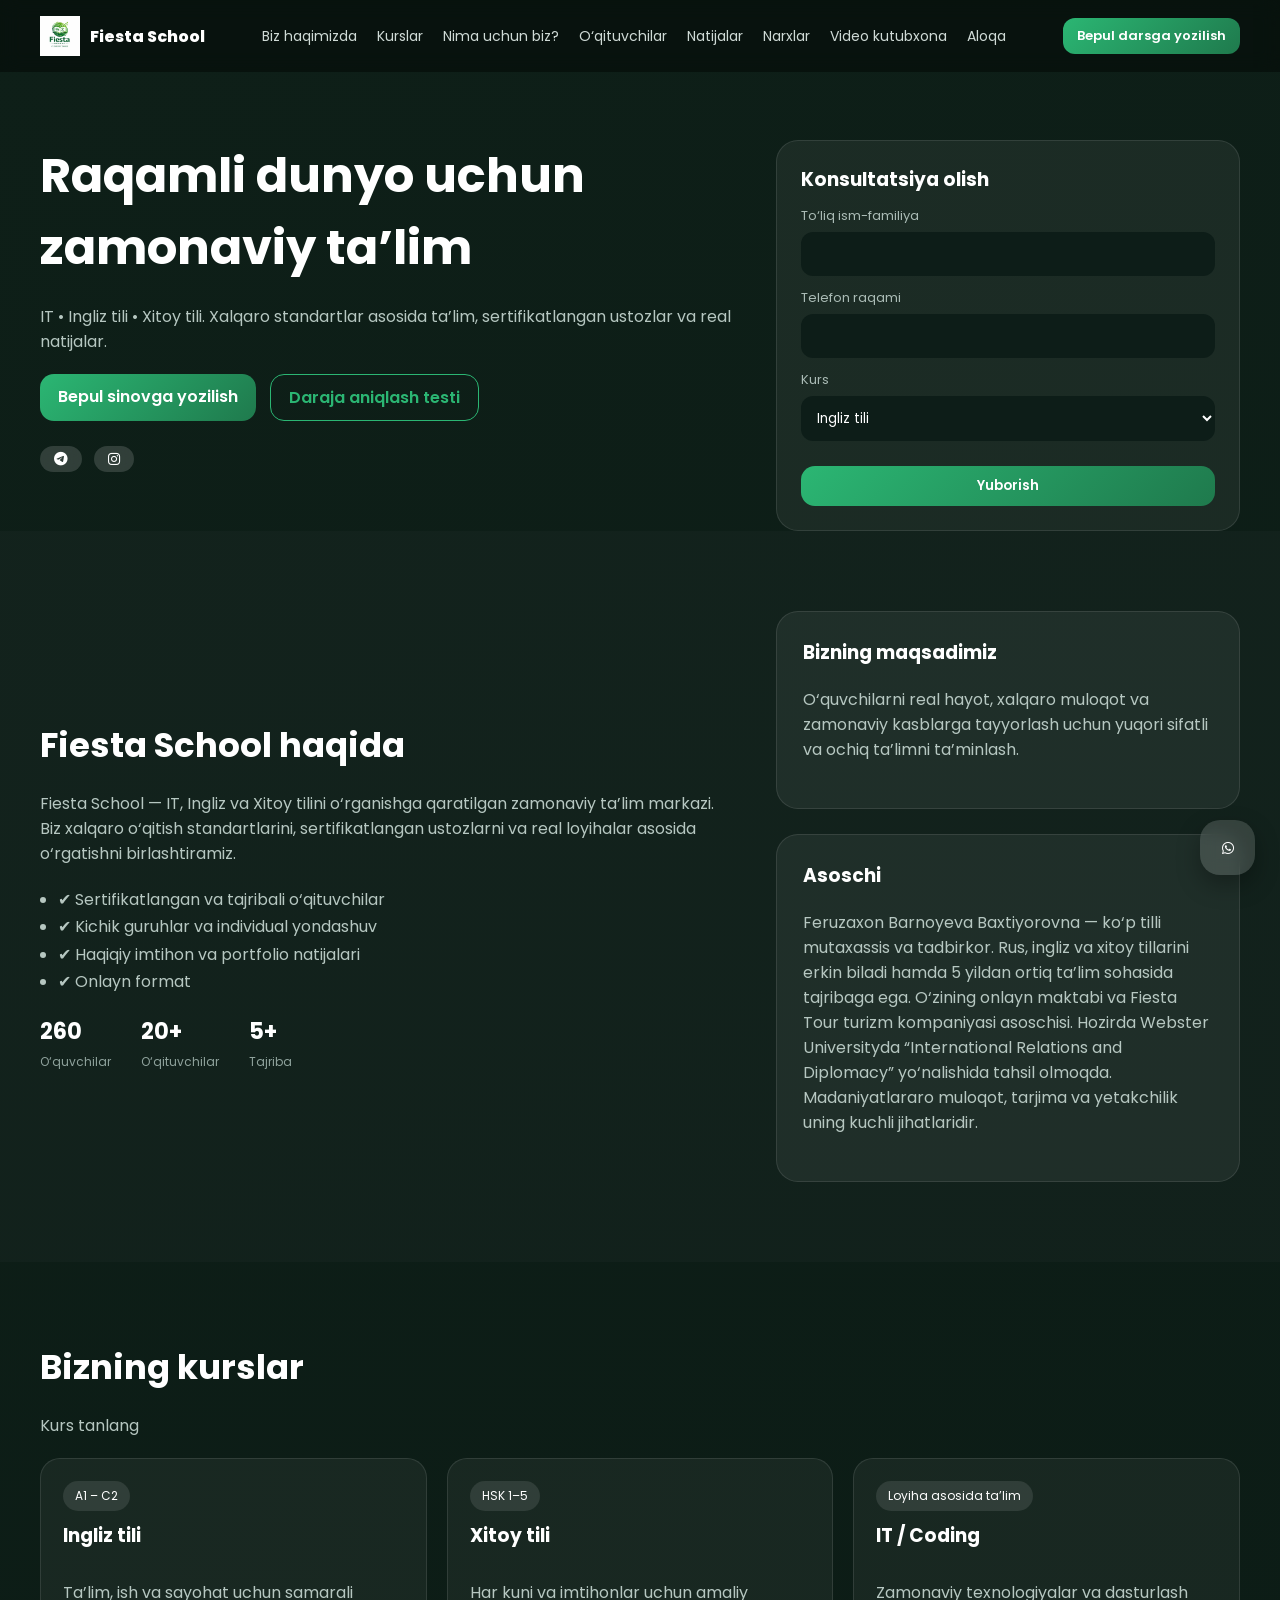
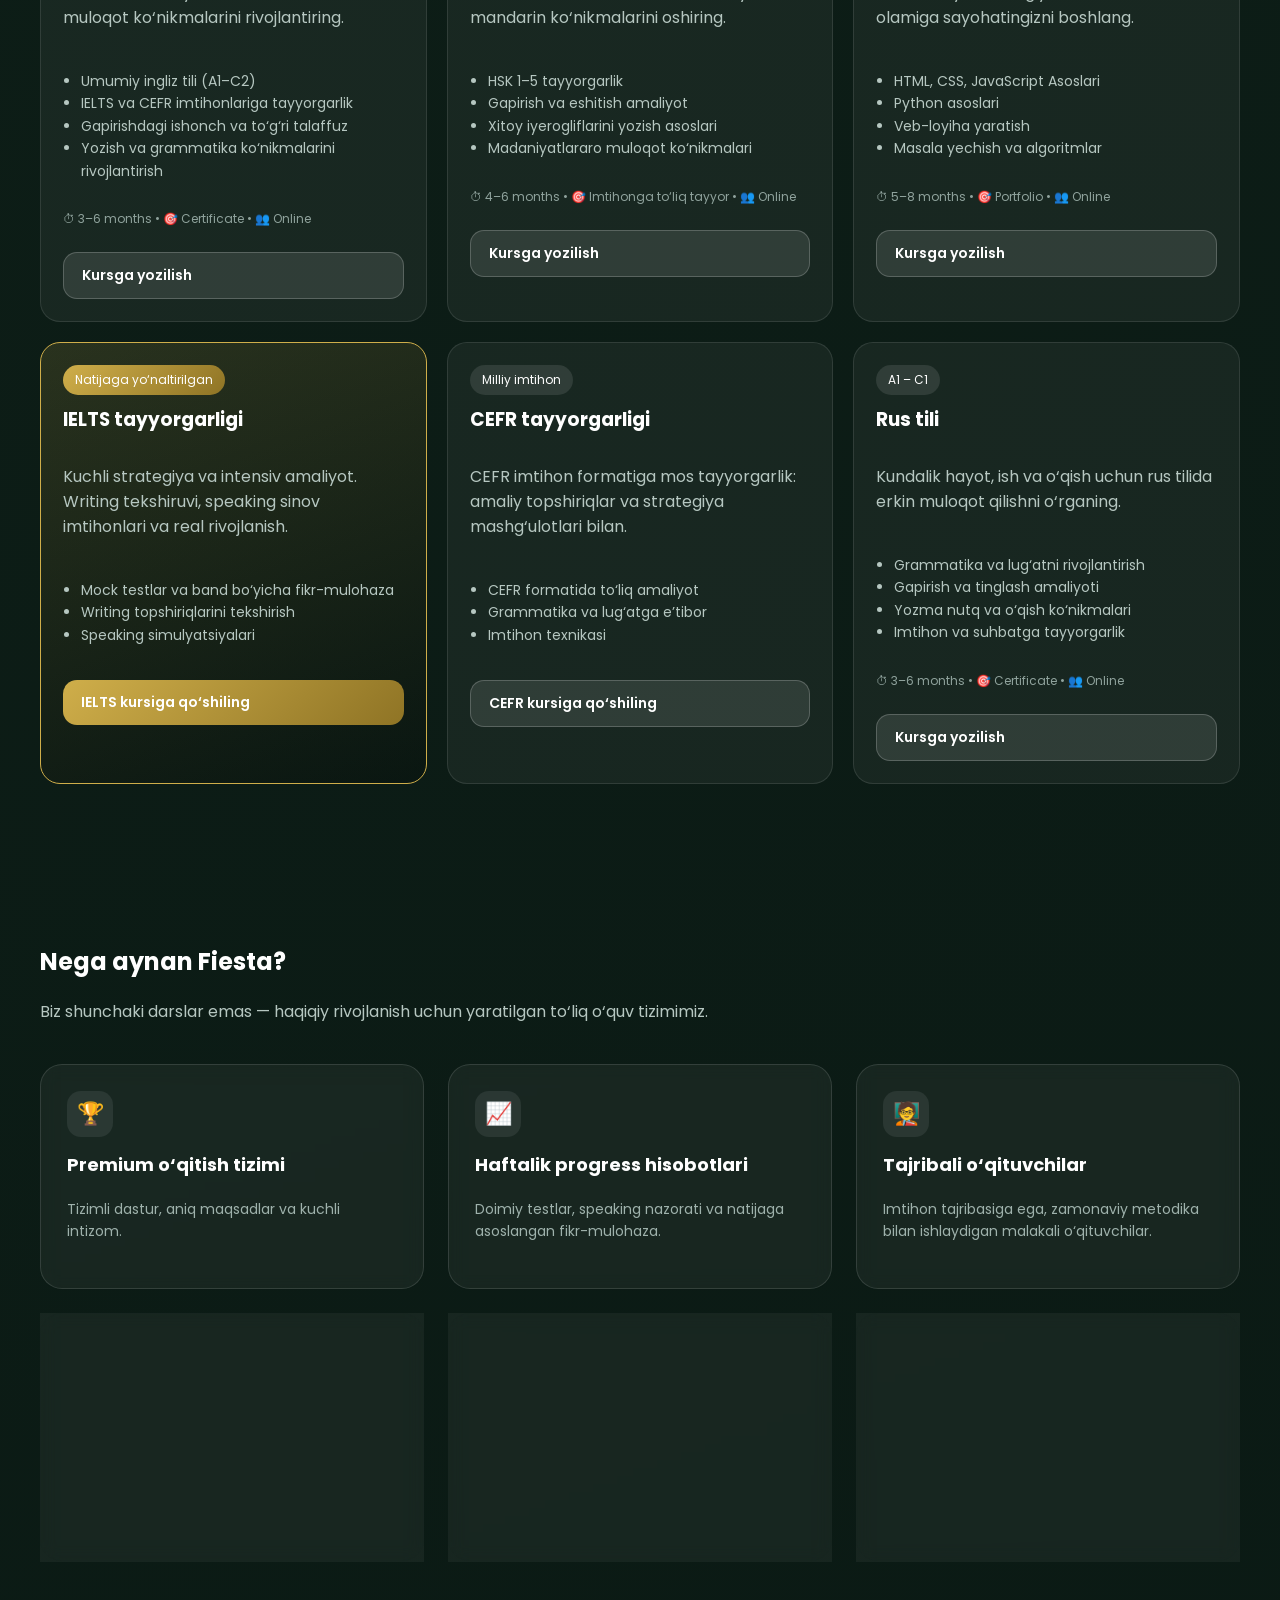
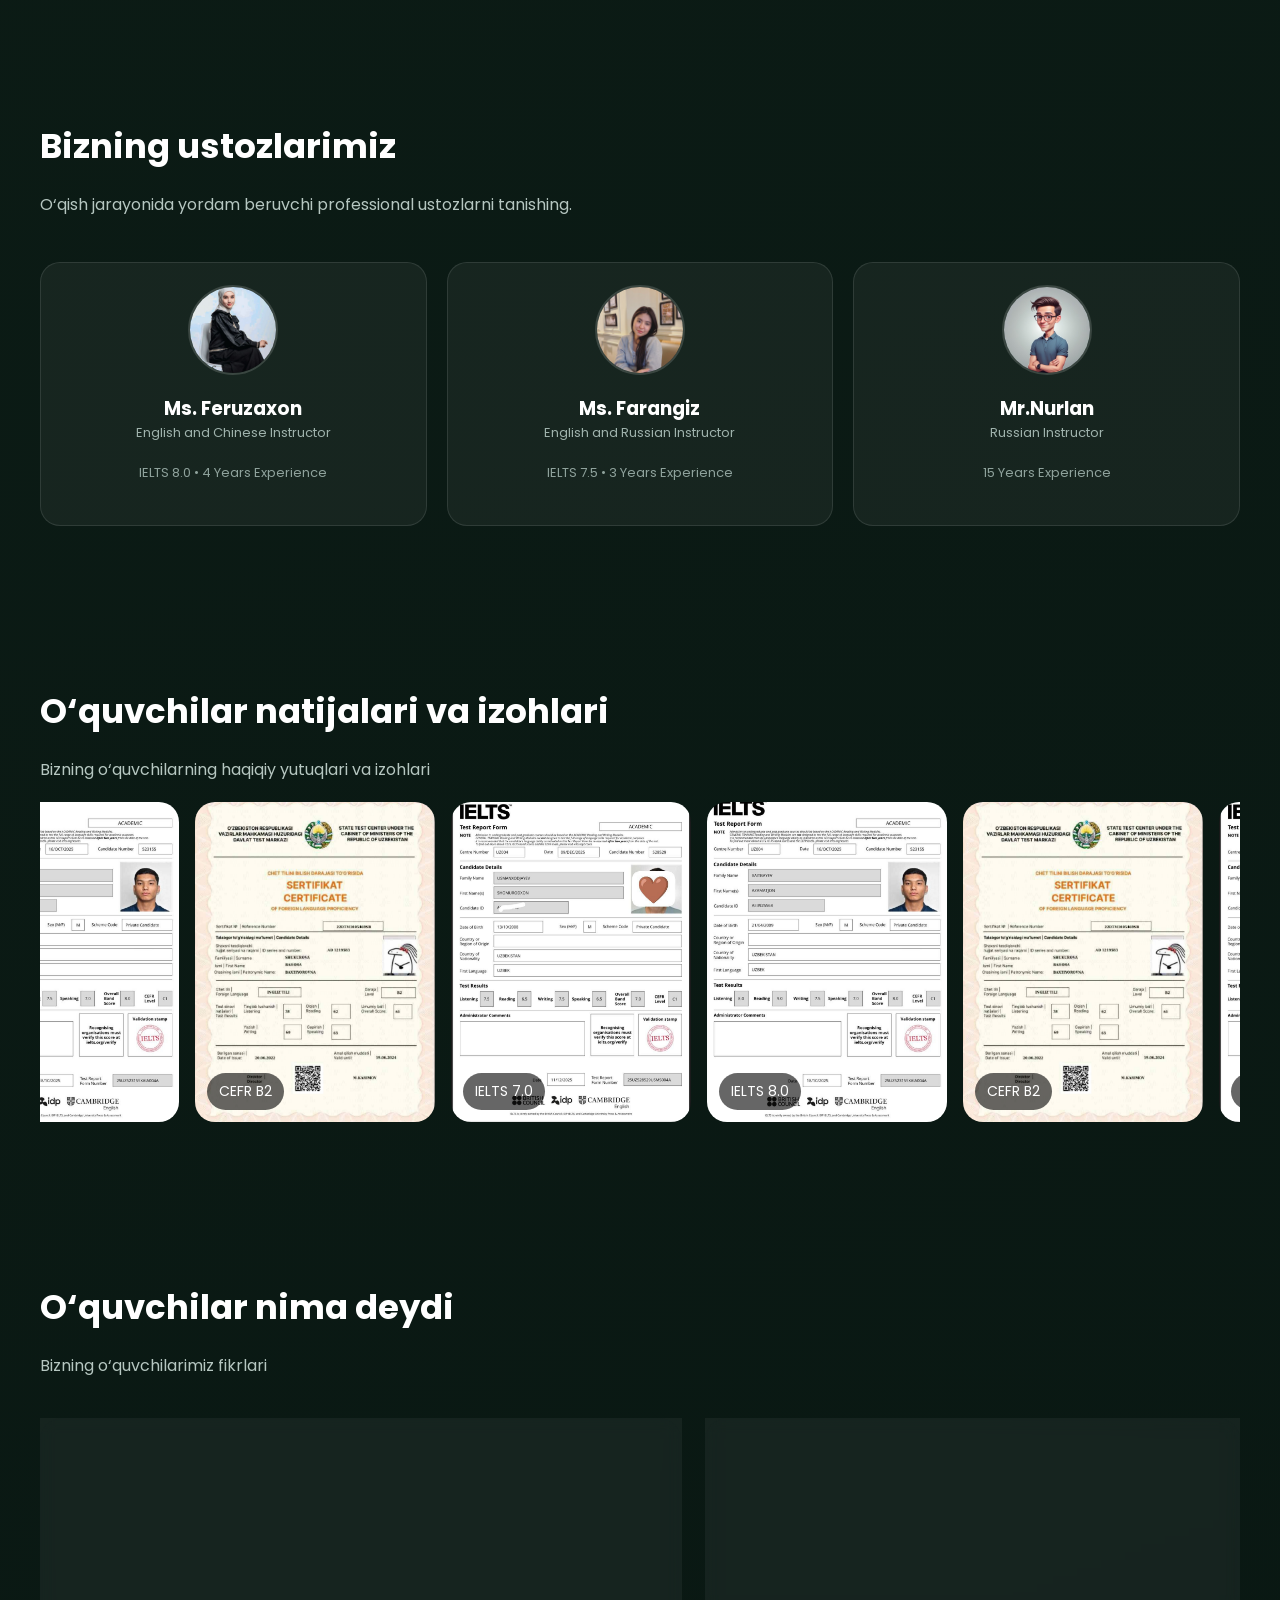
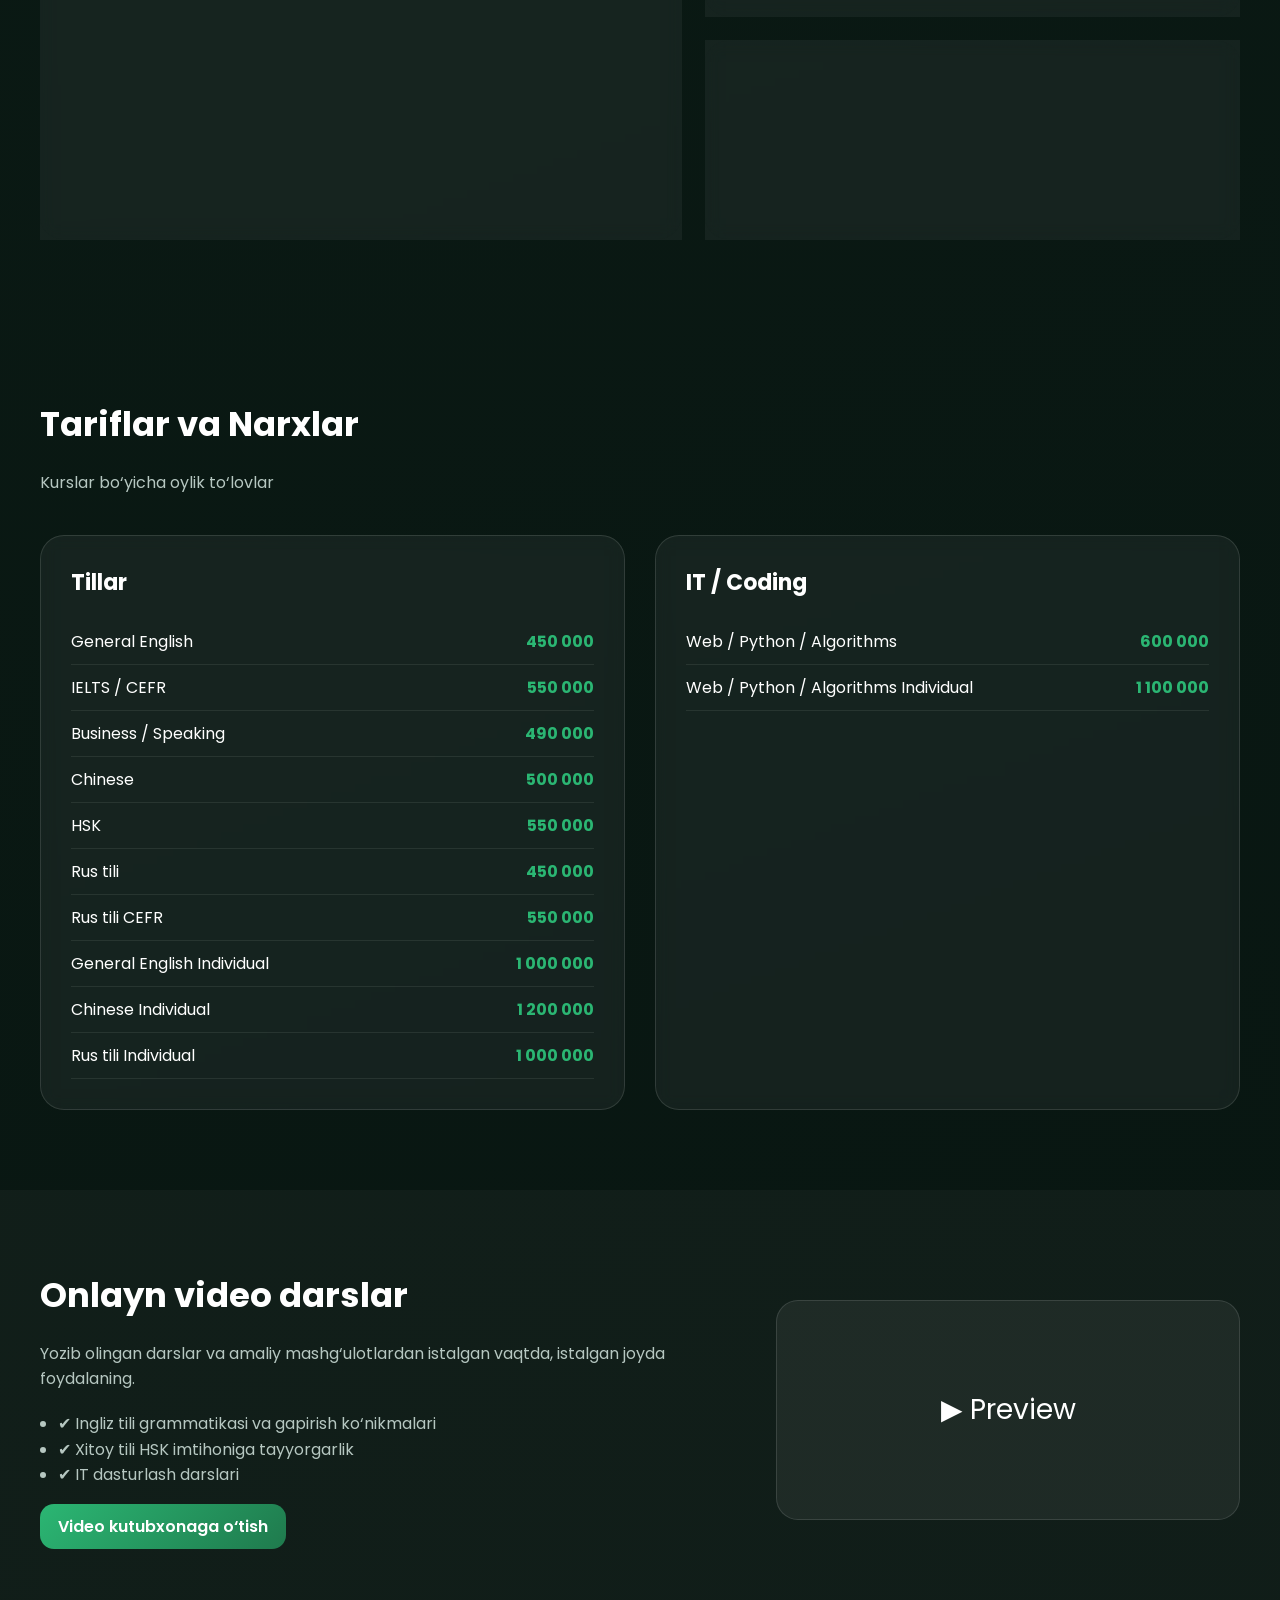
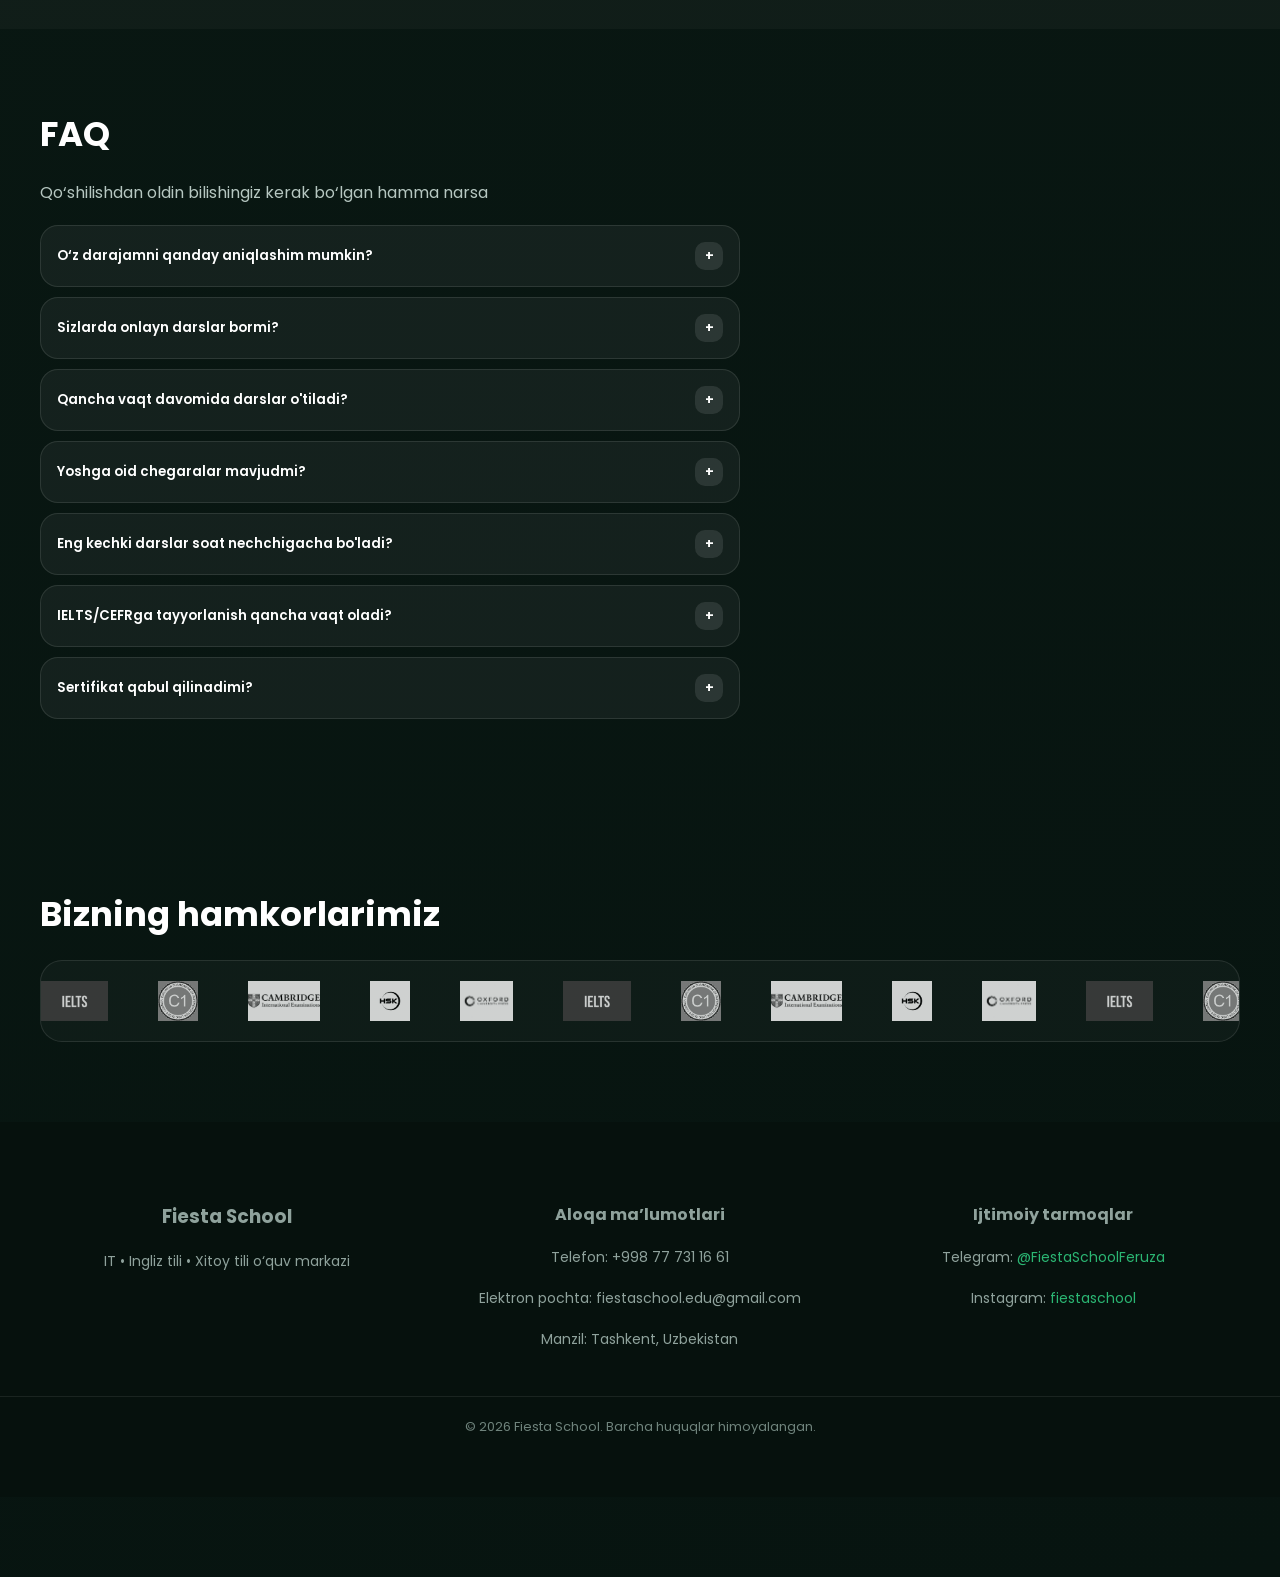
<file: index.html>
<!DOCTYPE html>
<html lang="uz">
<head>
  <meta charset="UTF-8" />
  <meta name="viewport" content="width=device-width, initial-scale=1.0" />
  <title>Fiesta School – IT | English | Chinese</title>

  <link rel="icon" type="image/png" href="logo.png">

  <link rel="preconnect" href="https://fonts.googleapis.com">
  <link rel="preconnect" href="https://fonts.gstatic.com" crossorigin>
  <link href="https://fonts.googleapis.com/css2?family=Poppins:wght@300;400;500;600;700;800;900&display=swap" rel="stylesheet">

<link rel="stylesheet" href="https://cdnjs.cloudflare.com/ajax/libs/font-awesome/6.5.0/css/all.min.css">


  <link rel="stylesheet" href="style.css" />
</head>
<body>


  <nav>
    <div class="container nav-inner">
      <div class="logo">
        <img src="logo.png" alt="Fiesta School Logo" />
        <span>Fiesta School</span>
      </div>

      <div class="nav-links" id="navLinks">
          <a href="#about">Biz haqimizda</a>
  <a href="#courses">Kurslar</a>
  <a href="#why">Nima uchun biz?</a>
  <a href="#teachers">O‘qituvchilar</a>
        <a href = "#results">Natijalar</a>
         <a href="#prices">Narxlar</a>
  <a href="#videos-preview">Video kutubxona</a>
  <a href="#contact">Aloqa</a>
      </div>

      


     <a href="#register" class="btn btn-primary nav-btn">
  Bepul darsga yozilish
</a>

       <div class="burger" onclick="toggleMenu()">☰</div>


    </div>
  </nav>

  <div class="hero" id="register">
    <div class="container hero-grid">
      <div>
        <h1>Raqamli dunyo uchun zamonaviy ta’lim</h1>
        <p>
        IT • Ingliz tili • Xitoy tili. Xalqaro standartlar asosida ta’lim, sertifikatlangan ustozlar va real natijalar.
        </p>

        <div class="hero-buttons">
          <a href="#register" class="btn btn-primary">Bepul sinovga yozilish</a>
         <a href="https://forms.gle/vYYk2Dc84HJWhcmBA"
   target="_blank"
   class="btn btn-outline">
   Daraja aniqlash testi
</a>

        </div>
<br>
        <div class="hero-socials">
  <a href="https://t.me/yourusername" target="_blank">
    <i class="fa-brands fa-telegram"></i>
  </a>

  <a href="https://instagram.com/yourusername" target="_blank">
    <i class="fa-brands fa-instagram"></i>
  </a>
<a href="https://wa.me/998946822346" class="wa-float" target="_blank">
  <i class="fa-brands fa-whatsapp"></i>
</a>


</div>



      </div>

      


      <div class="hero-card">
        <h3>Konsultatsiya olish</h3>
        <form id="leadForm">
  <label>
    To‘liq ism-familiya
    <input type="text" name="name" required />
  </label>

  <label>
    Telefon raqami
    <input type="tel" name="phone" required />
  </label>

  <label>
    Kurs
    <select name="course">
      <option>Ingliz tili</option>
      <option>Xitoy tili</option>
      <option>IT</option>
    </select>
  </label>

  <br>

  <button class="btn btn-primary btn-full" type="submit">Yuborish</button>
</form>

      </div>
    </div>

  </section>


<section id="about" class="about">
  <div class="container about-grid">

    <div class="about-text">
      <h2 class="section-title">Fiesta School haqida</h2>
      <p class="muted">
        Fiesta School — IT, Ingliz va Xitoy tilini o‘rganishga qaratilgan zamonaviy ta’lim markazi.
        Biz xalqaro o‘qitish standartlarini, sertifikatlangan ustozlarni va real loyihalar asosida o‘rgatishni birlashtiramiz.
      </p>

      <ul class="about-points">
        <li>✔ Sertifikatlangan va tajribali o‘qituvchilar</li>
        <li>✔ Kichik guruhlar va individual yondashuv</li>
        <li>✔ Haqiqiy imtihon va portfolio natijalari</li>
        <li>✔ Onlayn format</li>
      </ul>

      <div class="about-stats">
        <div>
           <strong class="counter" data-target="500">0</strong>
          <span>O‘quvchilar</span>
        </div>
        <div>
          <strong class="counter" data-target="20">0</strong>
          <span>O‘qituvchilar</span>
        </div>
        <div>
          <strong class="counter" data-target="5">0</strong>
          <span>Tajriba</span>
        </div>
      </div>
    </div>

   <div class="about-cards">

  <div class="about-card">
    <h3>Bizning maqsadimiz</h3>
    <p>
     O‘quvchilarni real hayot, xalqaro muloqot va zamonaviy kasblarga tayyorlash uchun yuqori sifatli va ochiq ta’limni ta’minlash.
    </p>
  </div>
<br>
  <div class="about-card">
    <h3>Asoschi</h3>
    <p>
Feruzaxon Barnoyeva Baxtiyorovna — ko‘p tilli mutaxassis va tadbirkor. Rus, ingliz va xitoy tillarini erkin biladi hamda 5 yildan ortiq ta’lim sohasida tajribaga ega. O‘zining onlayn maktabi va Fiesta Tour turizm kompaniyasi asoschisi. Hozirda Webster Universityda “International Relations and Diplomacy” yo‘nalishida tahsil olmoqda. Madaniyatlararo muloqot, tarjima va yetakchilik uning kuchli jihatlaridir.
      </p>
  </div>

</div>


  </div>
</section>


 
<section id="courses">
  <div class="container">
    <h2 class="section-title">Bizning kurslar</h2>
    <p class="muted">Kurs tanlang</p>

    <div class="grid-3">

     
      <div class="card course">
        <span class="pill">A1 – C2</span>
        <h3>Ingliz tili</h3>
        <p>Ta’lim, ish va sayohat uchun samarali muloqot ko‘nikmalarini rivojlantiring.</p>

        <ul class="course-list">
          <li>Umumiy ingliz tili (A1–C2)</li>
          <li>IELTS va CEFR imtihonlariga tayyorgarlik</li>
          <li>Gapirishdagi ishonch va to‘g‘ri talaffuz</li>
          <li>Yozish va grammatika ko‘nikmalarini rivojlantirish</li>
        </ul>

        <small class="meta">
          ⏱ 3–6 months • 🎯 Certificate • 👥 Online 
        </small>
        <a href="#register" class="course-btn">Kursga yozilish</a>
      </div>

      <div class="card course">
        <span class="pill">HSK 1–5</span>
        <h3>Xitoy tili</h3>
        <p>Har kuni va imtihonlar uchun amaliy mandarin ko‘nikmalarini oshiring.</p>

        <ul class="course-list">
          <li>HSK 1–5 tayyorgarlik</li>
          <li>Gapirish va eshitish amaliyot</li>
          <li>Xitoy iyerogliflarini yozish asoslari</li>
          <li>Madaniyatlararo muloqot ko‘nikmalari</li>
        </ul>

        <small class="meta">
          ⏱ 4–6 months • 🎯 Imtihonga to‘liq tayyor • 👥 Online 
        </small>
        <a href="#register" class="course-btn">Kursga yozilish</a>

      </div>

  
      <div class="card course">
        <span class="pill">Loyiha asosida ta’lim</span>
        <h3>IT / Coding</h3>
        <p>Zamonaviy texnologiyalar va dasturlash olamiga sayohatingizni boshlang.</p>

        <ul class="course-list">
          <li>HTML, CSS, JavaScript Asoslari</li>
          <li>Python asoslari</li>
          <li>Veb-loyiha yaratish</li>
          <li>Masala yechish va algoritmlar</li>
        </ul>

        <small class="meta">
          ⏱ 5–8 months • 🎯 Portfolio • 👥 Online
        </small>
        <a href="#register" class="course-btn">Kursga yozilish</a>

      </div>

     
<div class="card course gold-card">
  <span class="pill gold-pill">Natijaga yo‘naltirilgan</span>
  <h3>IELTS tayyorgarligi</h3>
  <p>Kuchli strategiya va intensiv amaliyot. Writing tekshiruvi, speaking sinov imtihonlari va real rivojlanish.</p>

  <ul class="course-list">
    <li>Mock testlar va band bo‘yicha fikr-mulohaza</li>
    <li>Writing topshiriqlarini tekshirish</li>
    <li>Speaking simulyatsiyalari</li>
  </ul>

  <a href="#register" class="course-btn gold">IELTS kursiga qo‘shiling</a>
</div>


<div class="card course">
  <span class="pill">Milliy imtihon</span>
  <h3>CEFR tayyorgarligi</h3>
  <p>CEFR imtihon formatiga mos tayyorgarlik: amaliy topshiriqlar va strategiya mashg‘ulotlari bilan.</p>

  <ul class="course-list">
    <li>CEFR formatida to‘liq amaliyot</li>
    <li>Grammatika va lug‘atga e’tibor</li>
    <li>Imtihon texnikasi</li>
  </ul>

  <a href="#register" class="course-btn">CEFR kursiga qo‘shiling</a>
</div>


<div class="card course">
  <span class="pill">A1 – C1</span>
  <h3>Rus tili</h3>
  <p>Kundalik hayot, ish va o‘qish uchun rus tilida erkin muloqot qilishni o‘rganing.</p>

  <ul class="course-list">
    <li>Grammatika va lug‘atni rivojlantirish</li>
    <li>Gapirish va tinglash amaliyoti</li>
    <li>Yozma nutq va o‘qish ko‘nikmalari</li>
    <li>Imtihon va suhbatga tayyorgarlik</li>
  </ul>

  <small class="meta">
    ⏱ 3–6 months • 🎯 Certificate • 👥 Online
  </small>

  <a href="#register" class="course-btn">Kursga yozilish</a>
</div>



    </div>
  </div>
</section>


 <section class="section" id="why">
    <div class="container">
      <div class="section-head reveal">
        <h2>Nega aynan Fiesta?</h2>
        <p>
         Biz shunchaki darslar emas — haqiqiy rivojlanish uchun yaratilgan to‘liq o‘quv tizimimiz.
        </p>
      </div>

      <div class="features-grid">
        <div class="feature-card reveal">
          <div class="feature-icon">🏆</div>
          <h3>Premium o‘qitish tizimi</h3>
          <p>Tizimli dastur, aniq maqsadlar va kuchli intizom.</p>
        </div>

        <div class="feature-card reveal">
          <div class="feature-icon">📈</div>
          <h3>Haftalik progress hisobotlari</h3>
          <p>Doimiy testlar, speaking nazorati va natijaga asoslangan fikr-mulohaza.</p>
        </div>

        <div class="feature-card reveal">
          <div class="feature-icon">🧑‍🏫</div>
          <h3>Tajribali o‘qituvchilar</h3>
          <p>Imtihon tajribasiga ega, zamonaviy metodika bilan ishlaydigan malakali o‘qituvchilar.</p>
        </div>

        <div class="feature-card reveal">
          <div class="feature-icon">🧩</div>
          <h3>Shaxsiylashtirilgan darajalar</h3>
          <p>Daraja testi → sizga mos guruh darajasi → tezroq rivojlanish.</p>
        </div>

        <div class="feature-card reveal">
          <div class="feature-icon">🌍</div>
          <h3>Оnline variantlar</h3>
          <p>Zamonaviy talab va qulayliklarni inobatga olgan holda, biz asosan onlayn ta’lim formatini taklif qilamiz.</p>
        </div>

        <div class="feature-card reveal">
          <div class="feature-icon">💬</div>
          <h3>Speaking klublar</h3>
          <p>Ishonch va ravonlikni oshirish uchun qo‘shimcha amaliy mashg‘ulotlar.</p>
        </div>
      </div>
    </div>
  </section>

  
<section id="teachers">
  <div class="container">
    <h2 class="section-title">Bizning ustozlarimiz</h2>
    <p class="muted">O‘qish jarayonida yordam beruvchi professional ustozlarni tanishing.</p>
<br>
    <div class="grid-3">

      <div class="card teacher">
        <img src="teacher/feruza.jpg" alt="Teacher" />
        <h3>Ms. Feruzaxon</h3>
        <span>English and Chinese Instructor</span>
        <p>IELTS 8.0 • 4 Years Experience</p>
      </div>

      <div class="card teacher">
        <img src="teacher/farangiz.jpg" alt="Teacher" />
        <h3>Ms. Farangiz</h3>
        <span> English and Russian Instructor</span>
        <p>IELTS 7.5 • 3 Years Experience</p>
      </div>

      <div class="card teacher">
        <img src="teacher/nurlan.jpg" alt="Teacher" />
        <h3>Mr.Nurlan</h3>
        <span>Russian Instructor</span>
        <p> 15 Years Experience</p>
      </div>


   



    </div>
  </div>
</section>


<section id="results">
  <div class="container">
    <h2 class="section-title">O‘quvchilar natijalari va izohlari</h2>
    <p class="muted">Bizning o‘quvchilarning haqiqiy yutuqlari va izohlari</p>

    <div class="results-slider">
      <div class="slides" id="slidesTrack">

        <div class="result-card">
          <img src="results/1.jpg" alt="">
          <div class="score">IELTS 8.0</div>
        </div>

        <div class="result-card">
          <img src="results/2.jpg" alt="">
          <div class="score">CEFR B2</div>
        </div>

        <div class="result-card">
          <img src="results/3.jpg" alt="">
          <div class="score">IELTS 7.0</div>
        </div>

       


         <div class="result-card">
          <img src="results/1.jpg" alt="">
          <div class="score">IELTS 8.0</div>
        </div>

        <div class="result-card">
          <img src="results/2.jpg" alt="">
          <div class="score">CEFR B2</div>
        </div>

        <div class="result-card">
          <img src="results/3.jpg" alt="">
          <div class="score">IELTS 7.0</div>
        </div>





      </div>
    </div>

  </div>
</section>


<section id="feedback">
  <div class="container">
    <h2 class="section-title">O‘quvchilar nima deydi</h2>
    <p class="muted">Bizning o‘quvchilarimiz fikrlari</p>

    <div class="feedback-grid">

     
      <div class="feedback-card big">
  <p>
    “Fiesta menga speaking va writingni yaxshilashga yordam berdi.
    Fikr-mulohaza tizimi juda kuchli. Nihoyat maqsad ballimga erishdim!”
  </p>

  <div class="feedback-user">
    <div class="avatar">A</div>
    <div>
      <strong>O‘quvchi fikri</strong>
      <span>IELTS tayyorgarligi</span>
    </div>
  </div>
  <br>
  <br>
  <br>
  <p>
“Darslar juda qiziqarli va tushunarli o‘tadi. 
Har bir mavzu amaliy mashqlar bilan mustahkamlanadi. 
Natijada ingliz tilida gapirishga bo‘lgan ishonchim oshdi va CEFR imtihonidan muvaffaqiyatli o‘tdim.”
</p>


  <div class="feedback-user">
    <div class="avatar">C</div>
    <div>
      <strong>O‘quvchi fikri</strong>
      <span>CEFR tayyorgarligi</span>
    </div>
  </div>
</div>





      <div class="feedback-card">
        <p>
          “O‘qituvchilar juda tushunarli qilib tushuntirishadi,
          darslar tartibli va biz doim speaking mashq qilamiz.”
        </p>
        <div class="stars">★★★★★</div>
        <small>Tasdiqlangan fikr-mulohaza</small>
      </div>

   
      <div class="feedback-card">
        <p>
          “Farzandim online darslarni yoqtiradi
          va men har oy real rivojlanishni ko‘ryapman.”
        </p>
        <div class="stars">★★★★★</div>
        <small>Ota-ona fikri</small>
      </div>

    </div>
  </div>
</section>



<section id="prices">
  <div class="container">
    <h2 class="section-title">Tariflar va Narxlar</h2>
    <p class="muted">Kurslar bo‘yicha oylik to‘lovlar</p>

    <div class="prices-grid">

     
      <div class="price-card">
        <h3>Tillar</h3>

        <div class="price-item">
          <span>General English</span>
          <strong>450 000</strong>
        </div>

        <div class="price-item">
          <span>IELTS / CEFR</span>
          <strong>550 000</strong>
        </div>

        <div class="price-item">
          <span>Business / Speaking</span>
          <strong>490 000</strong>
        </div>

        <div class="price-item">
          <span>Chinese</span>
          <strong>500 000</strong>
        </div>

        <div class="price-item">
          <span>HSK</span>
          <strong>550 000</strong>
        </div>

        <div class="price-item">
          <span>Rus tili</span>
          <strong>450 000</strong>
        </div>

        <div class="price-item">
          <span>Rus tili CEFR</span>
          <strong>550 000</strong>
        </div>
  
      
        <div class="price-item">
          <span>General English Individual</span>
          <strong>1 000 000</strong>
        </div>
      

       <div class="price-item">
          <span>Chinese Individual</span>
          <strong>1 200 000</strong>
        </div>
 
  
     <div class="price-item">
          <span>Rus tili Individual</span>
          <strong>1 000 000</strong>
        </div>
      </div>
      
      <div class="price-card gold-card">
        <h3>IT / Coding</h3>

        <div class="price-item">
          <span>Web / Python / Algorithms</span>
          <strong>600 000</strong>
        </div>
  

   <div class="price-item">
          <span>Web / Python / Algorithms Individual</span>
          <strong>1 100 000</strong>
        </div>
      </div>


    </div>
  </div>
</section>


<section id="videos-preview" class="alt">
  <div class="container video-preview-grid">

    <div class="video-text">
      <h2 class="section-title">Onlayn video darslar</h2>
      <p class="muted">
       Yozib olingan darslar va amaliy mashg‘ulotlardan istalgan vaqtda, istalgan joyda foydalaning.
      </p>

      <ul class="video-points">
        <li>✔ Ingliz tili grammatikasi va gapirish ko‘nikmalari</li>
        <li>✔ Xitoy tili HSK imtihoniga tayyorgarlik</li>
        <li>✔ IT dasturlash darslari</li>
      </ul>

      <a href="videos.html" class="btn btn-primary">
        Video kutubxonaga o‘tish
      </a>
    </div>

    <div class="video-card">
      <span>▶ Preview</span>
    </div>

  </div>
</section>



<section id="faq">
  <div class="container">
    <h2 class="section-title">FAQ</h2>
    <p class="muted">Qo‘shilishdan oldin bilishingiz kerak bo‘lgan hamma narsa</p>

    <div class="faq-box">

      <button class="faq-item">
        <span>O‘z darajamni qanday aniqlashim mumkin?</span>
        <span class="faq-icon">+</span>
      </button>
      <div class="faq-answer">
        Biz o‘z darajangizni aniqlash uchun bepul joylashtirish testi va konsultatsiya taklif qilamiz.
      </div>

      <button class="faq-item">
        <span>Sizlarda onlayn darslar bormi?</span>
        <span class="faq-icon">+</span>
      </button>
      <div class="faq-answer">
        Ha, biz foydalanuvchingizga qarab onlayn darslarni taklif qilamiz.
      </div>

      <button class="faq-item">
        <span>Qancha vaqt davomida darslar o'tiladi?</span>
        <span class="faq-icon">+</span>
      </button>
      <div class="faq-answer">
        Ko‘pincha darslar daraja va intensivlikka qarab 3–6 oy davom etadi.
      </div>

            <button class="faq-item">
          <span>Yoshga oid chegaralar mavjudmi?</span>
          <span class="faq-icon">+</span>
        </button>
        <div class="faq-answer">
         Yoq. Har qanday yoshdagi o‘quvchilarni qabul qilamiz. Bolalar uchun alohida guruhlar mavjud.
        </div>

         <button class="faq-item">
          <span>Eng kechki darslar soat nechchigacha bo'ladi?</span>
          <span class="faq-icon">+</span>
        </button>
        <div class="faq-answer">
        Eng kechki darslar soat 19:00 da boshlanadi, chunki o‘qituvchilarning ish jadvali va transport masalalari hisobga olingan.
        </div>

          <button class="faq-item">
          <span>IELTS/CEFRga tayyorlanish qancha vaqt oladi?</span>
          <span class="faq-icon">+</span>
        </button>
        <div class="faq-answer">
        Bu sizning hozirgi darajangiz va maqsad ballingizga bog‘liq. Daraja testidan so‘ng siz uchun reja tuzamiz.
        </div>



       
      <button class="faq-item">
        <span>Sertifikat qabul qilinadimi?</span>
        <span class="faq-icon">+</span>
      </button>
      <div class="faq-answer">
        Ha, o‘quvchilar sertifikatlarni va imtihon tayyorgarlik yordamini qabul qiladi.
      </div>

    </div>
  </div>
</section>


<section class="partners">
  <div class="container">
    <h2 class="section-title">Bizning hamkorlarimiz</h2>

    <div class="partners-frame">
      <div class="partners-track">

      
        <img src="logos/ielts.JPG">
        <img src="logos/cefr.JPG">
        <img src="logos/cambridge.JPG">
        <img src="logos/hsk.JPG">
        <img src="logos/oxford.JPG">

        <img src="logos/ielts.JPG">
        <img src="logos/cefr.JPG">
        <img src="logos/cambridge.JPG">
        <img src="logos/hsk.JPG">
         <img src="logos/oxford.JPG">

         <img src="logos/ielts.JPG">
        <img src="logos/cefr.JPG">
        <img src="logos/cambridge.JPG">
        <img src="logos/hsk.JPG">
         <img src="logos/oxford.JPG">

         <img src="logos/ielts.JPG">
        <img src="logos/cefr.JPG">
        <img src="logos/cambridge.JPG">
        <img src="logos/hsk.JPG">
         <img src="logos/oxford.JPG">

      </div>
    </div>

  </div>
</section>




 
  <footer id="contact">
  <div class="container footer-grid">

    <div>
      <h3>Fiesta School</h3>
      <p>IT • Ingliz tili • Xitoy tili o‘quv markazi</p>
    </div>

    <div>
      <h4>Aloqa ma’lumotlari</h4>
      <p>Telefon: +998 77 731 16 61</p>
      <p>Elektron pochta: fiestaschool.edu@gmail.com</p>
      <p>Manzil: Tashkent, Uzbekistan</p>
    </div>

    <div>
      <h4>Ijtimoiy tarmoqlar</h4>
      <p>
        Telegram:
        <a href="https://t.me/FiestaSchoolFeruza" target="_blank">
          @FiestaSchoolFeruza
        </a>
      </p>
      <p>
        Instagram:
        <a href="https://www.instagram.com/fiestaschool?igsh=dnF1NnBtc2wyazI4" target="_blank">
          fiestaschool
        </a>
      </p>
    </div>

  </div>

  <div class="footer-bottom">
    © 2026 Fiesta School. Barcha huquqlar himoyalangan.
  </div>
</footer>

<button id="topBtn">↑</button>

  <script src="script.js"></script>
  <div id="toast" class="toast"></div>

</body>
</html>
</file>
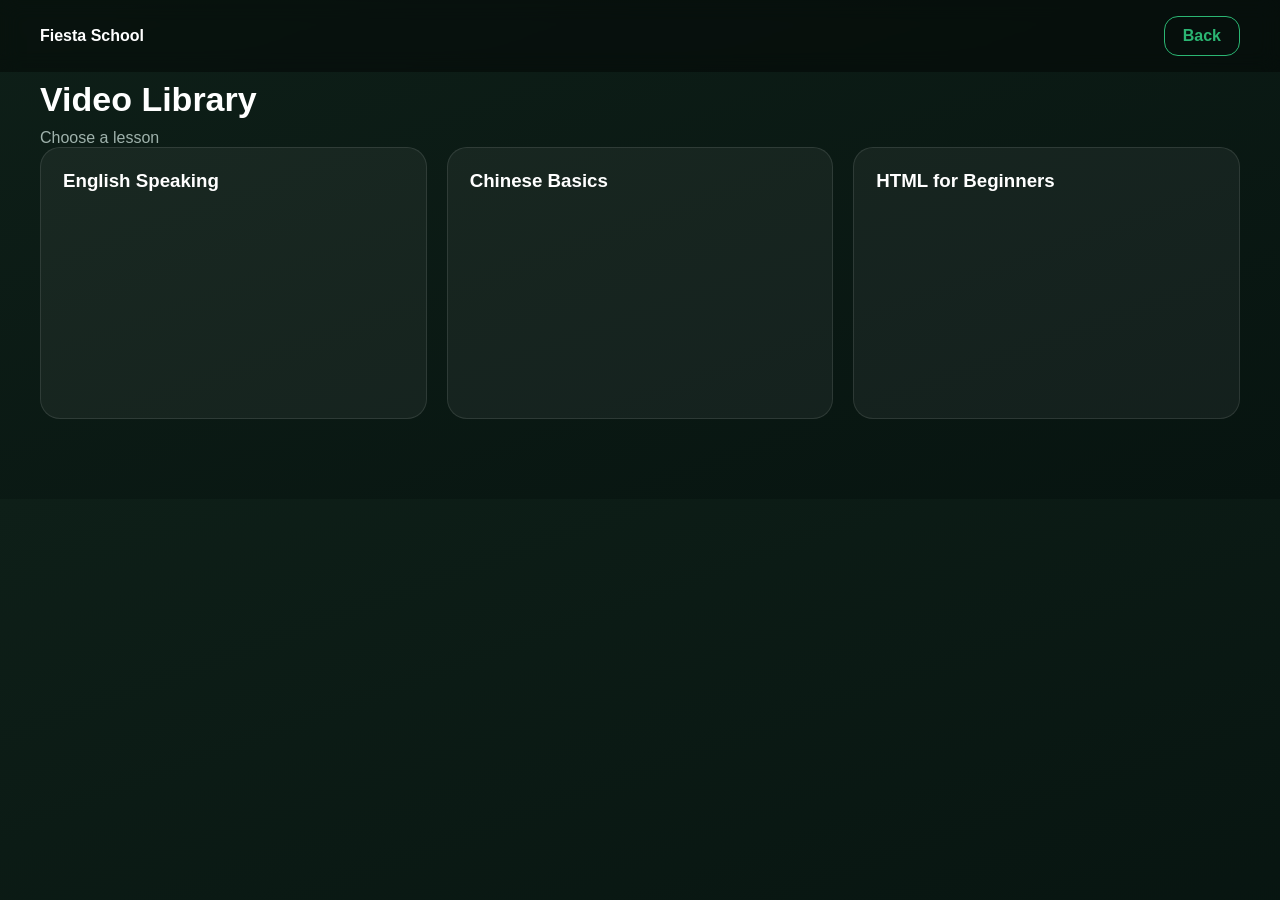
<file: videos.html>
<!DOCTYPE html>
<html lang="en">
<head>
<meta charset="UTF-8">
<title>Fiesta School – Video Lessons</title>
<link rel="stylesheet" href="style.css">
</head>
<body>

<nav>
  <div class="container nav-inner">
    <div class="logo">Fiesta School</div>
    <a href="index.html" class="btn btn-outline">Back</a>
  </div>
</nav>

<section class="section">
  <div class="container">
    <h2 class="section-title">Video Library</h2>
    <p class="muted">Choose a lesson</p>

    <div class="grid-3">

      <div class="card">
        <h3>English Speaking</h3>
        <iframe width="100%" height="200"
          src="https://www.youtube.com/embed/nvVdIJ0las0"
          frameborder="0" allowfullscreen>
        </iframe>
      </div>

      <div class="card">
        <h3>Chinese Basics</h3>
        <iframe width="100%" height="200"
          src="https://www.youtube.com/embed/LrNkgDVrKEw"
          frameborder="0" allowfullscreen>
        </iframe>
      </div>

      <div class="card">
        <h3>HTML for Beginners</h3>
        <iframe width="100%" height="200"
          src="https://www.youtube.com/embed/vY2xUc4TVmY"
          frameborder="0" allowfullscreen>
        </iframe>
      </div>

    </div>
  </div>
</section>

</body>
</html>
</file>
<file: style.css>
*{
  margin:0;
  padding:0;
  box-sizing:border-box;
  font-family:'Poppins',sans-serif;
}
html {
  scroll-behavior: smooth;
}

body{
  background:linear-gradient(160deg,#0e1f18,#071410);
  color:white;
}

.container{
  width:min(1200px,95%);
  margin:auto;
}

nav{
  position:fixed;
  width:100%;
  backdrop-filter:blur(10px);
  background:rgba(0,0,0,.4);
}

.nav-inner{
  display:flex;
  justify-content:space-between;
  align-items:center;
  padding:16px 0;
}

.logo{
  display:flex;
  align-items:center;
  gap:10px;
  font-weight:800;
}

.logo img{width:40px}

.nav-links{
  display:flex;
  gap:20px;
}

.nav-links a{
  color:#cfdad6;
  text-decoration:none;
  font-size:14px;
}

.btn{
  padding:10px 18px;
  border-radius:14px;
  border:none;
  cursor:pointer;
  font-weight:600;

   text-decoration: none;   
  display: inline-block;  
}

.btn-primary{
  background:linear-gradient(135deg,#2bb673,#1f7a4d);
  color:white;
}

.btn-outline{
  background:transparent;
  border:1px solid #2bb673;
  color:#2bb673;

  text-decoration: none;

}

.btn-full{width:100%}

.hero{
  padding-top:140px;
  padding-bottom:80px;
}

.hero-grid{
  display:grid;
  grid-template-columns:1.2fr .8fr;
  gap:40px;
}

.hero h1{
  font-size:48px;
}

.hero p{
  color:#b6c7c1;
  margin:20px 0;
}

.hero-card{
  background:rgba(255,255,255,.06);
  border:1px solid rgba(255,255,255,.1);
  padding:24px;
  border-radius:22px;
}

label{
  display:flex;
  flex-direction:column;
  font-size:13px;
  margin-top:12px;
  color:#aabbb5;
}

input,select{
  margin-top:6px;
  padding:12px;
  border-radius:12px;
  border:none;
  background:#0d1d18;
  color:white;
}

section{
  padding:80px 0;
}

.section-title{
  font-size:34px;
  margin-bottom:10px;
}

.muted{color:#9fb2ac}

.grid-3{
  display:grid;
  grid-template-columns:repeat(3,1fr);
  gap:20px;
}

.card{
  background:rgba(255,255,255,.05);
  padding:22px;
  border-radius:20px;
  border:1px solid rgba(255,255,255,.1);
}

.course{display:flex;flex-direction:column;gap:10px}

.pill{
  background:rgba(255,255,255,.1);
  padding:6px 12px;
  border-radius:999px;
  font-size:12px;
  width:fit-content;
}

.alt{
  background:rgba(255,255,255,.03);
}

footer{
  background:#06110d;
  padding:40px 0;
  text-align:center;
  color:#8fa29c;
}

@media(max-width:900px){
  .hero-grid{grid-template-columns:1fr}
  .grid-3{grid-template-columns:1fr}
}

.course-list{
  margin: 10px 0;
  padding-left: 18px;
  color:#b6c7c1;
  line-height:1.6;
  font-size:14px;
}

.meta{
  margin-top:8px;
  display:block;
  font-size:12px;
  color:#8fa29c;
}

.about{
  background: rgba(255,255,255,.02);
}

.about-grid{
  display:grid;
  grid-template-columns:1.2fr .8fr;
  gap:40px;
  align-items:center;
}

.about-points{
  margin:18px 0;
  padding-left:18px;
  color:#b6c7c1;
  line-height:1.7;
}

.about-stats{
  display:flex;
  gap:30px;
  margin-top:20px;
}

.about-stats strong{
  display:block;
  font-size:22px;
  color:white;
}

.about-stats span{
  font-size:12px;
  color:#8fa29c;
}

.about-card{
  background:rgba(255,255,255,.06);
  border:1px solid rgba(255,255,255,.1);
  padding:26px;
  border-radius:22px;
}

.about-card h3{
  margin-bottom:10px;
}

@media(max-width:900px){
  .about-grid{
    grid-template-columns:1fr;
  }
}

.teacher{
  text-align:center;
}

.teacher img{
  width:90px;
  height:90px;
  border-radius:50%;
  object-fit:cover;
  margin-bottom:12px;
  border:2px solid rgba(255,255,255,.15);
}

.teacher span{
  display:block;
  font-size:13px;
  color:#9fb2ac;
  margin-bottom:6px;
}

.teacher p{
  font-size:13px;
  color:#8fa29c;
}

.results-slider{
  overflow:hidden;
  margin-top:20px;
}


 .slides{
  display:flex;
  gap:16px;
  overflow-x:auto;
  scroll-behavior:smooth;

  -webkit-overflow-scrolling: touch;
  touch-action: pan-x;
  white-space: nowrap;
}



.slides::-webkit-scrollbar{
  display:none;
}

@media(max-width:600px){
  .slides{
    gap:10px;
  }

  .result-card{
    min-width:180px;
    height:240px;
  }
}


.result-card{
  min-width:240px;
  height:320px;
  border-radius:20px;
  overflow:hidden;
  position:relative;
  background:#000;
}

.result-card img{
  width:100%;
  height:100%;
  object-fit:cover;
}

.score{
  position:absolute;
  bottom:12px;
  left:12px;
  background:rgba(0,0,0,.6);
  padding:8px 12px;
  border-radius:999px;
  font-size:14px;
}

.faq-box{
  max-width:700px;
  margin-top:20px;
}

.faq-item{
  width:100%;
  display:flex;
  justify-content:space-between;
  align-items:center;
  padding:16px;
  border-radius:18px;
  border:1px solid rgba(255,255,255,.1);
  background:rgba(255,255,255,.05);
  color:white;
  cursor:pointer;
  margin-bottom:10px;
  font-weight:600;
}

.faq-icon{
  background:rgba(255,255,255,.1);
  width:28px;
  height:28px;
  border-radius:10px;
  display:grid;
  place-items:center;
}

.faq-answer{
  display:none;
  padding:0 16px 16px;
  color:#9fb2ac;
  line-height:1.6;
}

.hero-socials {
  display: flex;
  gap: 12px;
}

.hero-socials a {
  display: inline-flex;
  align-items: center;
  justify-content: center;

  padding: 6px 14px;  
  font-size: 13px;
  border-radius: 20px; 
  
  background: rgba(255, 255, 255, 0.15);
  backdrop-filter: blur(8px);

  color: white;
  text-decoration: none;
  font-weight: 600;
  font-size: 14px;

  transition: 0.3s;
}

.hero-socials a:hover {
  background: rgba(255, 255, 255, 0.3);
}


.video-preview-grid{
  display:grid;
  grid-template-columns:1.2fr .8fr;
  gap:40px;
  align-items:center;
}

.video-points{
  margin:16px 0;
  padding-left:18px;
  color:#b6c7c1;
  line-height:1.6;
}

.video-card{
  height:220px;
  border-radius:22px;
  display:grid;
  place-items:center;
  font-size:28px;
  background:rgba(255,255,255,.06);
  border:1px solid rgba(255,255,255,.12);
}

@media(max-width:900px){
  .video-preview-grid{
    grid-template-columns:1fr;
  }
}

.card{
  transition:.25s;
}

.card:hover{
  transform:translateY(-6px);
  box-shadow:0 20px 40px rgba(0,0,0,.35);
}
.reveal{
  opacity:0;
  transform:translateY(30px);
  transition:.6s ease;
}

.reveal.show{
  opacity:1;
  transform:none;
}

#topBtn{
  position:fixed;
  bottom:20px;
  left:20px;
  width:42px;
  height:42px;
  border-radius:50%;
  border:none;
  background:#2bb673;
  color:white;
  font-size:18px;
  cursor:pointer;
  display:none;
  box-shadow:0 8px 20px rgba(0,0,0,.4);
  z-index:999;
}

.footer-grid{
  display:grid;
  grid-template-columns:repeat(3,1fr);
  gap:40px;
  padding:40px 0;
}

.footer-grid h3,
.footer-grid h4{
  margin-bottom:10px;
}

.footer-grid p{
  color:#8fa29c;
  font-size:14px;
  margin-bottom:6px;
}

.footer-grid a{
  color:#2bb673;
  text-decoration:none;
}

.footer-bottom{
  text-align:center;
  padding:20px 0;
  color:#6f837c;
  font-size:13px;
  border-top:1px solid rgba(255,255,255,.08);
}

@media(max-width:900px){
  .footer-grid{
    grid-template-columns:1fr;
    text-align:center;
  }
}


.counters-grid{
  display:grid;
  grid-template-columns:repeat(3,1fr);
  gap:30px;
  text-align:center;
}

.counter-box h3{
  font-size:40px;
  color:#2bb673;
}

.counter-box p{
  color:#8fa29c;
}

.logo-slider{
  overflow:hidden;
}

.logo-track{
  display:flex;
  gap:40px;
  align-items:center;
}

.logo-track img{
  height:40px;
  opacity:.7;
}

.partners-frame{
  margin-top:20px;
  border-radius:22px;
  border:1px solid rgba(255,255,255,.1);
  overflow:hidden;
  padding:20px 0;
  background:rgba(255,255,255,.03);
}

.partners-track{
  display:flex;
  gap:50px;
  align-items:center;
  animation:scrollPartners 20s linear infinite;
}

.partners-track img{
  height:40px;
  opacity:.8;
  filter:grayscale(1);
  transition:.3s;
}

.partners-track img:hover{
  opacity:1;
  filter:none;
}

@keyframes scrollPartners{
  0%{transform:translateX(0)}
  100%{transform:translateX(-50%)}
}


.features-grid {
  display: grid;
  grid-template-columns: repeat(3, 1fr);
  gap: 24px;
  margin-top: 40px;
}

.feature-card {
  background: rgba(255,255,255,0.05);
  border: 1px solid rgba(255,255,255,0.12);
  border-radius: 22px;
  padding: 26px;
  backdrop-filter: blur(8px);
  transition: 0.25s;
}

.feature-card:hover {
  transform: translateY(-6px);
  box-shadow: 0 20px 40px rgba(0,0,0,0.35);
}

.feature-icon {
  width: 46px;
  height: 46px;
  border-radius: 14px;
  background: rgba(255,255,255,0.08);
  display: grid;
  place-items: center;
  font-size: 22px;
  margin-bottom: 14px;
}

.feature-card h3 {
  margin-bottom: 8px;
  font-size: 18px;
}

.feature-card p {
  color: #9fb2ac;
  line-height: 1.6;
  font-size: 14px;
}
@media (max-width: 900px) {
  .features-grid {
    grid-template-columns: 1fr;
  }
}

section {
  scroll-margin-top: 120px;
}

.course-btn {
  margin-top: 14px;
  display: inline-block;
  padding: 10px 16px;
  border-radius: 14px;
  background: linear-gradient(135deg,#2bb673,#1f7a4d);
  color: white;
  text-decoration: none;
  font-size: 14px;
  font-weight: 600;
  transition: .25s;
}

.course-btn:hover {
  transform: translateY(-2px);
  box-shadow: 0 10px 25px rgba(0,0,0,.3);
}

.gold-card {
  border: 1px solid #cfae4a;
  background: linear-gradient(160deg, rgba(207,174,74,0.15), rgba(0,0,0,0.2));
}
.gold-pill {
  background: linear-gradient(135deg,#cfae4a,#8f7425);
  color: white;
}
.course-btn {
  margin-top: 14px;
  display: inline-block;
  padding: 12px 18px;
  border-radius: 14px;
  background: rgba(255,255,255,0.1);
  border: 1px solid rgba(255,255,255,0.2);
  color: white;
  text-decoration: none;
  font-weight: 600;
  transition: .25s;
}

.course-btn:hover {
  transform: translateY(-2px);
}

.course-btn.gold {
  background: linear-gradient(135deg,#cfae4a,#8f7425);
  border: none;
}
.grid-3 {
  grid-template-columns: repeat(3, 1fr);
}

#register {
  scroll-margin-top: 140px;
}

.toast {
  position: fixed;
  bottom: 30px;
  right: 30px;
  background: #1f8f5f;
  color: white;
  padding: 14px 22px;
  border-radius: 14px;
  font-weight: 500;
  opacity: 0;
  transform: translateY(20px);
  transition: 0.3s;
  box-shadow: 0 10px 30px rgba(0,0,0,0.25);
  z-index: 9999;
}

.toast.show {
  opacity: 1;
  transform: translateY(0);
}



a.btn,
a.btn:visited,
a.btn:hover,
a.btn:active,
a.btn:focus {
  text-decoration: none !important;
  color: white !important;
}
a.btn-outline,
a.btn-outline:visited {
  color: #2bb673 !important;
}

.wa-float {
  position: fixed;
  bottom: 25px;
  right: 25px;
  width: 55px;
  height: 55px;
  border-radius: 50%;
  background: #25D366;
  color: white;
  display: flex;
  align-items: center;
  justify-content: center;
  font-size: 26px;
  box-shadow: 0 10px 25px rgba(0,0,0,.3);
  z-index: 999;
}

.prices-grid {
  display: grid;
  grid-template-columns: 1fr 1fr;
  gap: 30px;
  margin-top: 40px;
}

.price-card {
  background: rgba(255,255,255,.05);
  border: 1px solid rgba(255,255,255,.12);
  border-radius: 24px;
  padding: 30px;
  backdrop-filter: blur(8px);
}

.price-card h3 {
  margin-bottom: 20px;
  font-size: 22px;
}

.price-item {
  display: flex;
  justify-content: space-between;
  padding: 10px 0;
  border-bottom: 1px solid rgba(255,255,255,.08);
}

.price-item strong {
  color: #2bb673;
}

@media(max-width:900px){
  .prices-grid{
    grid-template-columns:1fr;
  }
}

.feedback-grid {
  display: grid;
  grid-template-columns: 1.2fr 1fr;
  gap: 24px;
  margin-top: 40px;
}

.feedback-card {
  background: rgba(255,255,255,.05);
  border: 1px solid rgba(255,255,255,.12);
  border-radius: 22px;
  padding: 26px;
  backdrop-filter: blur(8px);
}

.feedback-card.big {
  grid-row: span 2;
}

.feedback-card p {
  color: #cfdad6;
  line-height: 1.7;
  margin-bottom: 14px;
}

.feedback-user {
  display: flex;
  gap: 12px;
  align-items: center;
}

.avatar {
  width: 42px;
  height: 42px;
  border-radius: 50%;
  background: #2bb673;
  display: grid;
  place-items: center;
  font-weight: 700;
}

.stars {
  color: gold;
  margin-bottom: 6px;
}

@media(max-width:900px){
  .feedback-grid{
    grid-template-columns:1fr;
  }
  .feedback-card.big{
    grid-row:auto;
  }
}

.feedback-user + .feedback-user {
  margin-top: 14px;
}




@media (max-width: 992px) {

  .grid-3,
  .features-grid,
  .counters-grid {
    grid-template-columns: repeat(2, 1fr);
  }

  .hero-grid,
  .about-grid,
  .video-preview-grid,
  .feedback-grid {
    grid-template-columns: 1fr;
  }

  .hero h1 {
    font-size: 36px;
  }

  nav .btn-primary {
    padding: 8px 14px;
    font-size: 14px;
  }
}


@media (max-width: 600px) {

  .grid-3,
  .features-grid,
  .counters-grid,
  .prices-grid,
  .feedback-grid {
    grid-template-columns: 1fr;
  }

  .hero h1 {
    font-size: 28px;
    line-height: 1.2;
  }

  .section-title {
    font-size: 24px;
  }

  .hero p {
    font-size: 14px;
  }

  .card,
  .price-card,
  .feedback-card {
    padding: 18px;
  }

  .teacher img {
    width: 70px;
    height: 70px;
  }

  .btn {
    width: 100%;
    text-align: center;
  }

  nav .logo span {
    font-size: 16px;
  }

  nav .btn-primary {
    font-size: 13px;
    padding: 6px 12px;
  }

  .wa-float {
    width: 48px;
    height: 48px;
    font-size: 22px;
  }

}

.hero-buttons {
  display: flex;
  gap: 14px;
  flex-wrap: wrap;
}


@media (max-width: 600px) {

  .container {
    width: 92%;
  }

  /* NAVBAR */
  .nav-inner {
    padding: 10px 0;
  }

  .logo span {
    font-size: 16px;
  }

  .btn-primary {
    padding: 8px 14px;
    font-size: 13px;
    border-radius: 12px;
  }


  .hero {
    padding-top: 110px;
  }

  .hero h1 {
    font-size: 32px;
    line-height: 1.2;
  }

  .hero p {
    font-size: 14px;
  }

  .hero-buttons {
    flex-direction: column;
    gap: 12px;
  }

  .hero-buttons .btn {
    width: 100%;
    text-align: center;
  }


  .hero-card {
    padding: 18px;
  }

  /* TEACHERS */
  .teacher img {
    width: 70px;
    height: 70px;
  }

  .card {
    padding: 18px;
  }

  .course-btn {
    width: 100%;
    text-align: center;
  }

  
  #topBtn {
    width: 38px;
    height: 38px;
    font-size: 14px;
  }

  .wa-float {
    width: 45px;
    height: 45px;
    font-size: 20px;
  }
}

.nav-btn {
  width: auto !important;
  padding: 8px 14px;
  font-size: 13px;
  border-radius: 12px;
}
@media (max-width:600px){
  .nav-btn {
    width: auto !important;
    font-size: 12px;
    padding: 6px 12px;
  }
}

.burger{
  display:none;
  font-size:24px;
  cursor:pointer;
}

/* MOBILE */
@media (max-width:900px){
  .burger{
    display:block;
  }
}

.mobile-menu{
  position:fixed;
  top:70px;
  left:0;
  width:100%;
  background:#071410;
  display:flex;
  flex-direction:column;
  gap:20px;
  padding:20px;
  transform:translateY(-120%);
  transition:.3s;
  z-index:999;
}

.mobile-menu a{
  color:white;
  text-decoration:none;
  font-size:16px;
}

.mobile-menu.show{
  transform:translateY(0);
}

/* MOBILE MENU */
@media (max-width:900px){

  .nav-links{
    position:fixed;
    top:70px;
    left:0;
    width:100%;
    background:#071410;
    flex-direction:column;
    padding:20px;
    gap:18px;

    transform:translateY(-150%);
    transition:.3s;
    z-index:998;
  }

  .nav-links.show{
    transform:translateY(0);
  }

  .burger{
    display:block;
  }
}

/* MOBILE NAV */
.burger{
  display:none;
  font-size:26px;
  cursor:pointer;
  color:white;
}

@media (max-width:900px){

  .burger{
    display:block;
  }

  .nav-links{
    position:fixed;
    top:70px;
    left:0;
    width:100%;
    background:#071410;
    flex-direction:column;
    padding:20px;
    gap:18px;
    transform:translateY(-150%);
    transition:.3s;
    z-index:998;
  }

  .nav-links.show{
    transform:translateY(0);
  }

}
</file>
